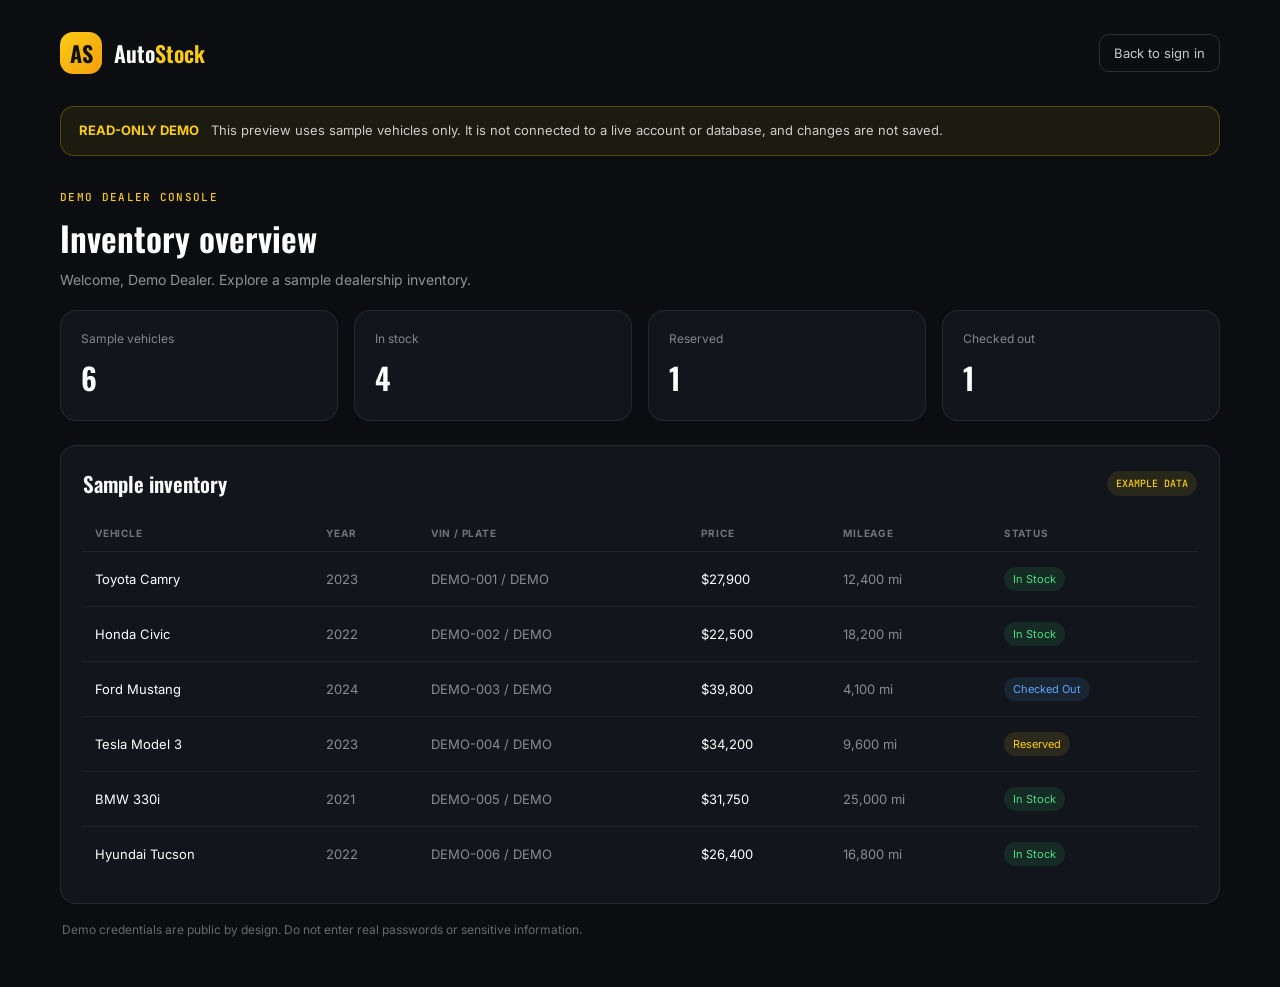
<file: frontend/demo.html>
<!DOCTYPE html>
<html lang="en">
<head>
    <meta charset="UTF-8" />
    <meta name="viewport" content="width=device-width, initial-scale=1.0" />
    <meta name="robots" content="noindex, nofollow" />
    <title>Demo Inventory · AutoStock</title>
    <link rel="preconnect" href="https://fonts.googleapis.com" />
    <link href="https://fonts.googleapis.com/css2?family=Oswald:wght@500;600;700&family=Inter:wght@400;500;600;700&family=JetBrains+Mono:wght@400;500&display=swap" rel="stylesheet" />
    <style>
        * { box-sizing: border-box; }
        body {
            margin: 0;
            min-height: 100vh;
            padding: 32px;
            background: #0b0d10;
            color: #fff;
            font-family: Inter, sans-serif;
        }
        a { color: inherit; }
        .shell { max-width: 1160px; margin: auto; }
        .topbar, .brand, .actions, .demo-banner, .section-head { display: flex; align-items: center; }
        .topbar { justify-content: space-between; gap: 20px; margin-bottom: 32px; }
        .brand { gap: 12px; font: 600 22px Oswald, sans-serif; }
        .mark {
            display: grid;
            place-items: center;
            width: 42px;
            height: 42px;
            border-radius: 13px;
            background: linear-gradient(135deg, #facc15, #f59e0b);
            color: #111;
            font-weight: 700;
        }
        .brand span { color: #facc15; }
        .actions { gap: 12px; }
        .actions a {
            text-decoration: none;
            border: 1px solid rgba(255,255,255,.14);
            border-radius: 10px;
            padding: 10px 14px;
            color: rgba(255,255,255,.78);
            font-size: 13px;
        }
        .demo-banner {
            gap: 12px;
            padding: 14px 18px;
            border: 1px solid rgba(250,204,21,.25);
            border-radius: 14px;
            background: rgba(250,204,21,.07);
            color: rgba(255,255,255,.78);
            font-size: 13px;
            line-height: 1.5;
        }
        .demo-banner strong { color: #facc15; white-space: nowrap; }
        .intro { margin: 34px 0 22px; }
        .eyebrow {
            color: #facc15;
            font: 500 11px "JetBrains Mono", monospace;
            letter-spacing: .12em;
            text-transform: uppercase;
        }
        h1 { margin: 8px 0; font: 600 34px Oswald, sans-serif; }
        .intro p { margin: 0; color: rgba(255,255,255,.55); font-size: 14px; }
        .metrics {
            display: grid;
            grid-template-columns: repeat(4, 1fr);
            gap: 16px;
            margin-bottom: 24px;
        }
        .metric, .inventory {
            border: 1px solid rgba(255,255,255,.08);
            border-radius: 16px;
            background: rgba(20,24,30,.88);
        }
        .metric { padding: 20px; }
        .metric-label { color: rgba(255,255,255,.48); font-size: 12px; }
        .metric-value { margin-top: 9px; font: 600 30px Oswald, sans-serif; }
        .inventory { padding: 22px; overflow-x: auto; }
        .section-head { justify-content: space-between; gap: 16px; margin-bottom: 16px; }
        h2 { margin: 0; font: 600 21px Oswald, sans-serif; }
        .sample-tag {
            padding: 6px 9px;
            border-radius: 999px;
            background: rgba(250,204,21,.09);
            color: #facc15;
            font: 500 10px "JetBrains Mono", monospace;
            text-transform: uppercase;
        }
        table { width: 100%; border-collapse: collapse; min-width: 660px; text-align: left; }
        th {
            padding: 12px;
            color: rgba(255,255,255,.4);
            font-size: 10px;
            text-transform: uppercase;
            letter-spacing: .08em;
        }
        td { padding: 15px 12px; border-top: 1px solid rgba(255,255,255,.06); font-size: 13px; }
        td.muted { color: rgba(255,255,255,.5); }
        .status {
            display: inline-block;
            padding: 5px 9px;
            border-radius: 999px;
            background: rgba(74,222,128,.1);
            color: #4ade80;
            font-size: 11px;
        }
        .status.reserved { background: rgba(250,204,21,.1); color: #facc15; }
        .status.checked { background: rgba(96,165,250,.1); color: #60a5fa; }
        .footnote { margin: 18px 2px; color: rgba(255,255,255,.38); font-size: 12px; }
        @media (max-width: 720px) {
            body { padding: 18px; }
            .topbar { align-items: flex-start; }
            .brand { font-size: 18px; }
            .actions a { padding: 9px; }
            .demo-banner { align-items: flex-start; flex-direction: column; gap: 4px; }
            .metrics { grid-template-columns: repeat(2, 1fr); gap: 10px; }
            .metric { padding: 16px; }
            .metric-value { font-size: 25px; }
            .inventory { padding: 16px; }
            h1 { font-size: 29px; }
        }
    </style>
</head>
<body>
    <main class="shell">
        <header class="topbar">
            <div class="brand"><div class="mark">AS</div><div>Auto<span>Stock</span></div></div>
            <nav class="actions" aria-label="Demo navigation">
                <a href="./index.html">Back to sign in</a>
            </nav>
        </header>

        <aside class="demo-banner">
            <strong>READ-ONLY DEMO</strong>
            <span>This preview uses sample vehicles only. It is not connected to a live account or database, and changes are not saved.</span>
        </aside>

        <section class="intro">
            <div class="eyebrow">Demo dealer console</div>
            <h1>Inventory overview</h1>
            <p>Welcome, Demo Dealer. Explore a sample dealership inventory.</p>
        </section>

        <section class="metrics" aria-label="Sample inventory summary">
            <article class="metric"><div class="metric-label">Sample vehicles</div><div class="metric-value">6</div></article>
            <article class="metric"><div class="metric-label">In stock</div><div class="metric-value">4</div></article>
            <article class="metric"><div class="metric-label">Reserved</div><div class="metric-value">1</div></article>
            <article class="metric"><div class="metric-label">Checked out</div><div class="metric-value">1</div></article>
        </section>

        <section class="inventory">
            <div class="section-head">
                <h2>Sample inventory</h2>
                <span class="sample-tag">Example data</span>
            </div>
            <table>
                <thead>
                    <tr><th>Vehicle</th><th>Year</th><th>VIN / Plate</th><th>Price</th><th>Mileage</th><th>Status</th></tr>
                </thead>
                <tbody>
                    <tr><td>Toyota Camry</td><td class="muted">2023</td><td class="muted">DEMO-001 / DEMO</td><td>$27,900</td><td class="muted">12,400 mi</td><td><span class="status">In Stock</span></td></tr>
                    <tr><td>Honda Civic</td><td class="muted">2022</td><td class="muted">DEMO-002 / DEMO</td><td>$22,500</td><td class="muted">18,200 mi</td><td><span class="status">In Stock</span></td></tr>
                    <tr><td>Ford Mustang</td><td class="muted">2024</td><td class="muted">DEMO-003 / DEMO</td><td>$39,800</td><td class="muted">4,100 mi</td><td><span class="status checked">Checked Out</span></td></tr>
                    <tr><td>Tesla Model 3</td><td class="muted">2023</td><td class="muted">DEMO-004 / DEMO</td><td>$34,200</td><td class="muted">9,600 mi</td><td><span class="status reserved">Reserved</span></td></tr>
                    <tr><td>BMW 330i</td><td class="muted">2021</td><td class="muted">DEMO-005 / DEMO</td><td>$31,750</td><td class="muted">25,000 mi</td><td><span class="status">In Stock</span></td></tr>
                    <tr><td>Hyundai Tucson</td><td class="muted">2022</td><td class="muted">DEMO-006 / DEMO</td><td>$26,400</td><td class="muted">16,800 mi</td><td><span class="status">In Stock</span></td></tr>
                </tbody>
            </table>
        </section>
        <p class="footnote">Demo credentials are public by design. Do not enter real passwords or sensitive information.</p>
    </main>
</body>
</html>
</file>
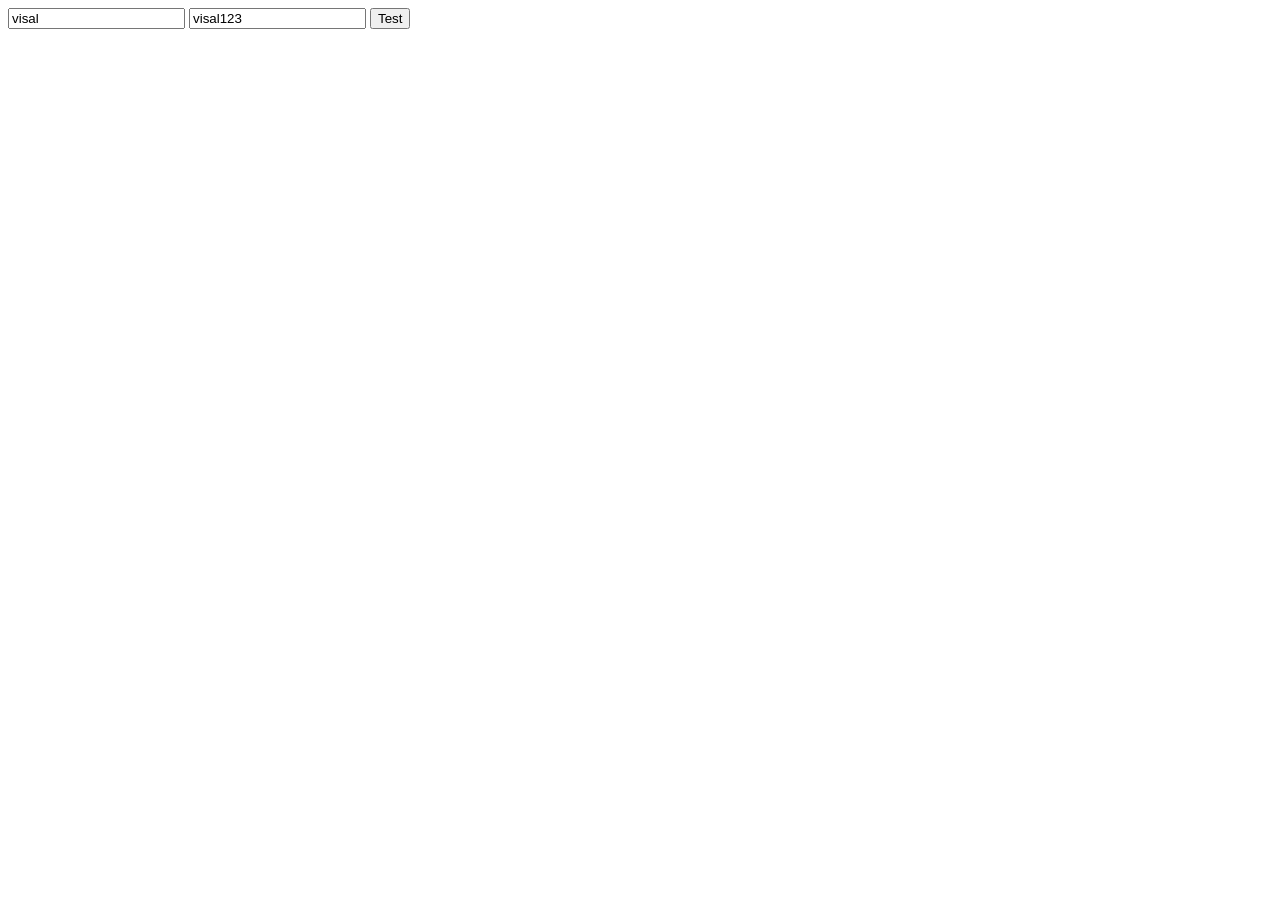
<file: frontend/test.html>
<!DOCTYPE html>
<html>
<body>
    <form action="/backend/api/login.php" method="POST">
        <input name="email" value="visal">
        <input name="password" value="visal123">
        <button type="submit">Test</button>
    </form>
</body>
</html>
</file>
